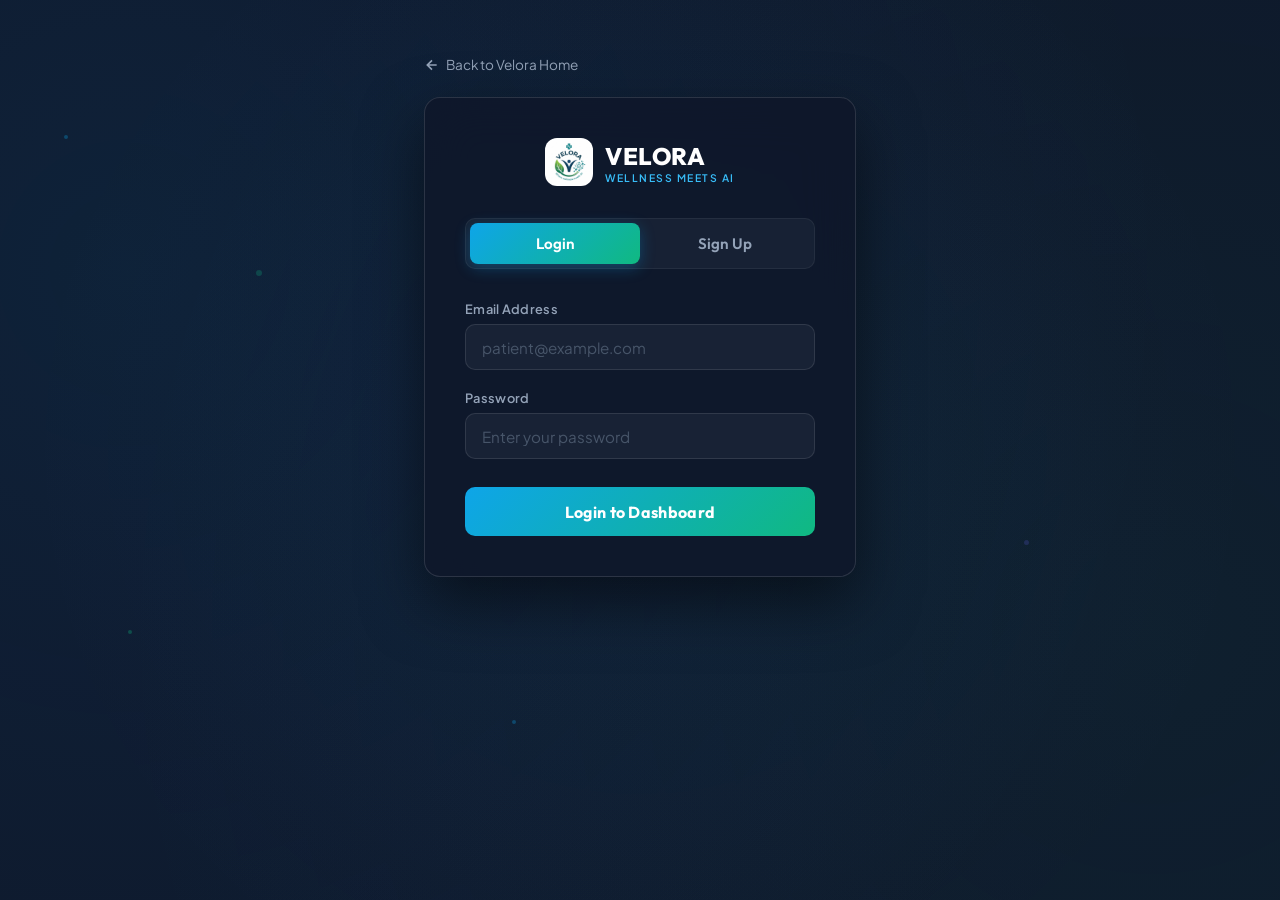
<file: dashboard.html>
<!DOCTYPE html>
<html lang="en">
<head>
    <meta charset="UTF-8">
    <meta name="viewport" content="width=device-width, initial-scale=1.0">
    <title>Velora | Patient Dashboard</title>
    <link rel="preconnect" href="https://fonts.googleapis.com">
    <link rel="preconnect" href="https://fonts.gstatic.com" crossorigin>
    <link href="https://fonts.googleapis.com/css2?family=Outfit:wght@300;400;500;600;700;800&family=Plus+Jakarta+Sans:wght@400;500;600;700&display=swap" rel="stylesheet">
    <style>
        :root {
            --primary: #0ea5e9;
            --primary-dark: #0284c7;
            --accent: #10b981;
            --bg-dark: #0f172a;
            --sidebar-bg: #0c1222;
            --content-bg: #f0f4f8;
            --card-bg: #ffffff;
            --text-dark: #1e293b;
            --text-muted: #64748b;
            --border: #e2e8f0;
            --radius: 16px;
            --radius-sm: 10px;
            --shadow: 0 4px 20px rgba(0,0,0,0.06);
            --transition: all 0.3s ease;
        }
        * { margin:0; padding:0; box-sizing:border-box; }
        body { font-family:'Plus Jakarta Sans',sans-serif; background:var(--content-bg); display:flex; min-height:100vh; }

        /* SIDEBAR */
        .sidebar {
            width: 260px;
            background: var(--sidebar-bg);
            color: #fff;
            display: flex;
            flex-direction: column;
            position: fixed;
            top: 0; left: 0;
            height: 100vh;
            z-index: 100;
            border-right: 1px solid rgba(255,255,255,0.06);
        }
        .sidebar-logo {
            display: flex; align-items: center; gap: 0.7rem;
            padding: 1.5rem 1.25rem;
            border-bottom: 1px solid rgba(255,255,255,0.08);
        }
        .sidebar-logo img { width: 38px; height: 38px; border-radius: 10px; object-fit: contain; }
        .sidebar-logo-text { display: flex; flex-direction: column; }
        .sidebar-logo-title { font-family:'Outfit',sans-serif; font-weight:800; font-size:1.15rem; color:#fff; }
        .sidebar-logo-sub { font-size:0.6rem; font-weight:600; letter-spacing:1.2px; color:#38bdf8; }

        .sidebar-nav { flex: 1; padding: 1.5rem 0; }
        .nav-item {
            display: flex; align-items: center; gap: 0.8rem;
            padding: 0.75rem 1.25rem;
            color: #94a3b8; font-size: 0.9rem; font-weight: 500;
            cursor: pointer; transition: var(--transition);
            border-left: 3px solid transparent;
            text-decoration: none;
        }
        .nav-item:hover, .nav-item.active {
            color: #fff; background: rgba(14,165,233,0.1);
            border-left-color: var(--primary);
        }
        .nav-item.active { font-weight: 700; }
        .nav-item svg { width: 20px; height: 20px; flex-shrink: 0; }

        .sidebar-footer {
            padding: 1.25rem;
            border-top: 1px solid rgba(255,255,255,0.08);
        }
        .btn-logout {
            width: 100%; padding: 0.7rem;
            background: rgba(239,68,68,0.12); border: 1px solid rgba(239,68,68,0.2);
            border-radius: var(--radius-sm); color: #fca5a5;
            font-family: inherit; font-weight: 600; font-size: 0.85rem;
            cursor: pointer; transition: var(--transition);
        }
        .btn-logout:hover { background: rgba(239,68,68,0.25); color: #fee2e2; }

        /* MAIN CONTENT */
        .main-content {
            margin-left: 260px; flex: 1; padding: 2rem;
            max-width: calc(100vw - 260px);
        }

        .welcome-bar {
            display: flex; align-items: center; justify-content: space-between;
            margin-bottom: 2rem;
        }
        .welcome-text h1 {
            font-family: 'Outfit', sans-serif; font-size: 1.6rem;
            color: var(--text-dark); font-weight: 700;
        }
        .welcome-text p { color: var(--text-muted); font-size: 0.9rem; margin-top: 0.2rem; }
        .user-badge {
            display: flex; align-items: center; gap: 0.6rem;
            background: var(--card-bg); padding: 0.5rem 1rem;
            border-radius: var(--radius-sm); border: 1px solid var(--border);
            box-shadow: var(--shadow);
        }
        .user-avatar {
            width: 36px; height: 36px; border-radius: 50%;
            background: linear-gradient(135deg, var(--primary), var(--accent));
            color: #fff; display: flex; align-items: center; justify-content: center;
            font-weight: 700; font-size: 0.85rem;
        }

        /* STAT CARDS */
        .stats-row {
            display: grid; grid-template-columns: repeat(auto-fit, minmax(200px, 1fr));
            gap: 1.25rem; margin-bottom: 2rem;
        }
        .stat-card {
            background: var(--card-bg); border-radius: var(--radius);
            padding: 1.5rem; border: 1px solid var(--border);
            box-shadow: var(--shadow); transition: var(--transition);
        }
        .stat-card:hover { transform: translateY(-3px); box-shadow: 0 8px 30px rgba(0,0,0,0.08); }
        .stat-icon {
            width: 42px; height: 42px; border-radius: 12px;
            display: flex; align-items: center; justify-content: center;
            margin-bottom: 0.75rem; font-size: 1.3rem;
        }
        .stat-icon.blue { background: #e0f2fe; }
        .stat-icon.green { background: #d1fae5; }
        .stat-icon.purple { background: #ede9fe; }
        .stat-value { font-family:'Outfit',sans-serif; font-size:1.6rem; font-weight:700; color:var(--text-dark); }
        .stat-label { font-size:0.8rem; color:var(--text-muted); margin-top:0.15rem; }

        /* GRID LAYOUT */
        .dashboard-grid {
            display: grid; grid-template-columns: 1fr 1fr;
            gap: 1.5rem;
        }

        .dash-card {
            background: var(--card-bg); border-radius: var(--radius);
            border: 1px solid var(--border); box-shadow: var(--shadow);
            overflow: hidden;
        }
        .dash-card-header {
            padding: 1.25rem 1.5rem;
            border-bottom: 1px solid var(--border);
            display: flex; align-items: center; justify-content: space-between;
        }
        .dash-card-title {
            font-family:'Outfit',sans-serif; font-weight:700; font-size:1.05rem;
            color: var(--text-dark);
        }
        .dash-card-body { padding: 1.5rem; }

        /* PROFILE CARD */
        .profile-grid {
            display: grid; grid-template-columns: 1fr 1fr;
            gap: 1rem;
        }
        .profile-item label {
            display: block; font-size: 0.75rem; font-weight: 600;
            color: var(--text-muted); margin-bottom: 0.3rem; text-transform: uppercase; letter-spacing: 0.5px;
        }
        .profile-item .value {
            font-size: 0.95rem; color: var(--text-dark); font-weight: 500;
        }
        .profile-item.full { grid-column: 1 / -1; }
        .condition-tag {
            display: inline-block; background: #fef3c7; color: #92400e;
            font-size: 0.75rem; font-weight: 600; padding: 0.2rem 0.6rem;
            border-radius: 20px; margin: 0.15rem 0.15rem 0.15rem 0;
        }
        .allergy-tag {
            display: inline-block; background: #fee2e2; color: #991b1b;
            font-size: 0.75rem; font-weight: 600; padding: 0.2rem 0.6rem;
            border-radius: 20px; margin: 0.15rem 0.15rem 0.15rem 0;
        }

        /* BOOKING FORM */
        .form-group { margin-bottom: 1rem; }
        .form-label {
            display: block; font-size: 0.8rem; font-weight: 600;
            color: var(--text-muted); margin-bottom: 0.35rem;
        }
        .form-input, .form-select {
            width: 100%; padding: 0.7rem 0.9rem;
            background: #f8fafc; border: 1px solid var(--border);
            border-radius: var(--radius-sm); font-family: inherit;
            font-size: 0.9rem; color: var(--text-dark); transition: var(--transition);
        }
        .form-input:focus, .form-select:focus {
            border-color: var(--primary); box-shadow: 0 0 0 3px rgba(14,165,233,0.1); outline: none;
        }
        .form-row { display: grid; grid-template-columns: 1fr 1fr; gap: 1rem; }
        .btn-book {
            width: 100%; padding: 0.75rem;
            background: linear-gradient(135deg, var(--primary), var(--accent));
            border: none; border-radius: var(--radius-sm); color: #fff;
            font-family: 'Outfit', sans-serif; font-weight: 700; font-size: 0.95rem;
            cursor: pointer; transition: var(--transition);
        }
        .btn-book:hover { transform: translateY(-2px); box-shadow: 0 6px 20px rgba(14,165,233,0.3); }

        /* APPOINTMENTS TABLE */
        .apt-table { width: 100%; border-collapse: collapse; }
        .apt-table th {
            text-align: left; font-size: 0.75rem; font-weight: 700;
            color: var(--text-muted); text-transform: uppercase; letter-spacing: 0.5px;
            padding: 0.6rem 0.75rem; border-bottom: 2px solid var(--border);
        }
        .apt-table td {
            padding: 0.75rem; font-size: 0.85rem; color: var(--text-dark);
            border-bottom: 1px solid #f1f5f9;
        }
        .apt-table tr:hover td { background: #f8fafc; }
        .status-badge {
            display: inline-block; padding: 0.2rem 0.6rem;
            border-radius: 20px; font-size: 0.72rem; font-weight: 700;
        }
        .status-badge.confirmed { background: #d1fae5; color: #065f46; }
        .status-badge.pending { background: #fef3c7; color: #92400e; }
        .empty-state {
            text-align: center; padding: 2.5rem 1rem; color: var(--text-muted);
        }
        .empty-state svg { margin-bottom: 0.75rem; opacity: 0.4; }

        /* Profile Status Badge */
        .profile-status-badge {
            display: inline-flex; align-items: center; gap: 0.35rem;
            padding: 0.3rem 0.75rem; border-radius: 20px;
            font-size: 0.8rem; font-weight: 700; letter-spacing: 0.3px;
        }
        .profile-status-badge.complete {
            background: linear-gradient(135deg, #d1fae5, #a7f3d0);
            color: #065f46; border: 1px solid #6ee7b7;
        }
        .profile-status-badge.incomplete {
            background: linear-gradient(135deg, #fef3c7, #fde68a);
            color: #78350f; border: 1px solid #fcd34d;
        }
        @keyframes pulseGreen {
            0%, 100% { box-shadow: 0 0 0 0 rgba(16,185,129,0.4); }
            50% { box-shadow: 0 0 0 6px rgba(16,185,129,0); }
        }
        .stat-card.profile-complete-card {
            border-color: #a7f3d0;
            animation: pulseGreen 2.5s ease-in-out infinite;
        }

        /* Toast */
        .toast {
            position: fixed; bottom: 2rem; right: 2rem;
            background: var(--bg-dark); color: #fff; padding: 0.85rem 1.5rem;
            border-radius: var(--radius-sm); font-size: 0.9rem; font-weight: 500;
            box-shadow: 0 10px 30px rgba(0,0,0,0.3); z-index: 9999;
            transform: translateY(100px); opacity: 0; transition: var(--transition);
        }
        .toast.show { transform: translateY(0); opacity: 1; }

        /* DOCTORS GRID */
        .doctors-grid {
            display: grid;
            grid-template-columns: repeat(auto-fill, minmax(250px, 1fr));
            gap: 1.25rem;
        }
        .doctor-card {
            background: var(--card-bg);
            border: 1px solid var(--border);
            border-radius: var(--radius);
            padding: 1.25rem;
            cursor: pointer;
            transition: var(--transition);
            position: relative;
            overflow: hidden;
        }
        .doctor-card::before {
            content: '';
            position: absolute;
            top: 0; left: 0;
            width: 100%; height: 4px;
            background: linear-gradient(90deg, var(--primary), var(--accent));
            opacity: 0;
            transition: var(--transition);
        }
        .doctor-card:hover {
            transform: translateY(-4px);
            box-shadow: 0 12px 30px rgba(14,165,233,0.12);
            border-color: #bae6fd;
        }
        .doctor-card:hover::before { opacity: 1; }
        .doctor-card-top {
            display: flex; align-items: center; gap: 0.85rem;
            margin-bottom: 0.85rem;
        }
        .doctor-avatar {
            width: 50px; height: 50px; border-radius: 14px;
            display: flex; align-items: center; justify-content: center;
            font-size: 1.25rem; font-weight: 800; color: #fff;
            flex-shrink: 0;
        }
        .doctor-card-info h4 {
            font-size: 0.95rem; font-weight: 700; color: var(--text-dark);
            margin-bottom: 0.15rem;
        }
        .doctor-card-info p {
            font-size: 0.78rem; color: var(--text-muted); font-weight: 500;
        }
        .doctor-card-meta {
            display: flex; align-items: center; justify-content: space-between;
            margin-top: 0.5rem;
            padding-top: 0.65rem;
            border-top: 1px solid #f1f5f9;
        }
        .doctor-rating {
            display: flex; align-items: center; gap: 0.25rem;
            font-size: 0.8rem; font-weight: 700; color: #f59e0b;
        }
        .doctor-exp {
            font-size: 0.75rem; color: var(--text-muted); font-weight: 600;
        }
        .btn-view-profile {
            width: 100%; margin-top: 0.75rem;
            padding: 0.5rem;
            background: #f0f9ff; border: 1px solid #e0f2fe;
            border-radius: var(--radius-sm); color: var(--primary);
            font-weight: 600; font-size: 0.8rem; cursor: pointer;
            transition: var(--transition);
        }
        .btn-view-profile:hover {
            background: var(--primary); color: #fff; border-color: var(--primary);
        }

        /* DOCTOR PROFILE MODAL CONTENT */
        .profile-modal-header {
            display: flex; align-items: center; gap: 1rem;
            margin-bottom: 1.5rem;
        }
        .profile-avatar-lg {
            width: 72px; height: 72px; border-radius: 18px;
            display: flex; align-items: center; justify-content: center;
            font-size: 1.8rem; font-weight: 800; color: #fff;
            flex-shrink: 0;
        }
        .profile-header-info h2 {
            font-size: 1.35rem; font-weight: 700; margin-bottom: 0.2rem;
        }
        .profile-header-info .spec-badge {
            display: inline-block; background: #e0f2fe; color: #0369a1;
            font-size: 0.75rem; font-weight: 700; padding: 0.2rem 0.6rem;
            border-radius: 20px; text-transform: uppercase;
        }
        .profile-stats-row {
            display: grid; grid-template-columns: 1fr 1fr 1fr;
            gap: 0.75rem; margin-bottom: 1.25rem;
        }
        .profile-stat {
            background: #f8fafc; border-radius: 12px;
            padding: 0.75rem; text-align: center;
            border: 1px solid #f1f5f9;
        }
        .profile-stat-value {
            font-family: 'Outfit',sans-serif; font-size: 1.3rem;
            font-weight: 700; color: var(--text-dark);
        }
        .profile-stat-label {
            font-size: 0.7rem; color: var(--text-muted);
            font-weight: 600; text-transform: uppercase; letter-spacing: 0.5px;
        }
        .profile-bio {
            font-size: 0.9rem; color: var(--text-muted);
            line-height: 1.6; margin-bottom: 1rem;
        }
        .profile-diseases-list {
            display: flex; flex-wrap: wrap; gap: 0.4rem;
            margin-bottom: 1.5rem;
        }
        .profile-disease-tag {
            background: #fef3c7; color: #92400e;
            font-size: 0.75rem; font-weight: 600;
            padding: 0.2rem 0.6rem; border-radius: 20px;
        }
        .btn-book-doctor {
            width: 100%; padding: 0.8rem;
            background: linear-gradient(135deg, var(--primary), var(--accent));
            border: none; border-radius: var(--radius-sm); color: #fff;
            font-family: 'Outfit',sans-serif; font-weight: 700; font-size: 0.95rem;
            cursor: pointer; transition: var(--transition);
        }
        .btn-book-doctor:hover {
            transform: translateY(-2px);
            box-shadow: 0 6px 20px rgba(14,165,233,0.3);
        }

        /* SLOT INFO BAR */
        .slot-info-bar {
            margin-bottom: 1rem;
            padding: 1rem;
            background: #f0f9ff;
            border: 1px solid #e0f2fe;
            border-radius: var(--radius-sm);
        }
        .slot-info-inner {
            display: flex; align-items: center; justify-content: space-between;
            gap: 1rem;
        }
        .slot-progress-wrap {
            flex: 1;
        }
        .slot-progress-bar {
            width: 100%; height: 8px;
            background: #e2e8f0; border-radius: 10px;
            overflow: hidden; margin-bottom: 0.3rem;
        }
        .slot-progress-fill {
            height: 100%; border-radius: 10px;
            background: linear-gradient(90deg, #10b981, #0ea5e9);
            transition: width 0.5s ease;
            width: 0%;
        }
        .slot-text {
            font-size: 0.78rem; font-weight: 600; color: var(--text-muted);
        }
        .slot-available {
            font-size: 0.85rem; font-weight: 700; color: var(--accent);
            white-space: nowrap;
        }
        .slot-available.full {
            color: #ef4444;
        }

        /* RECEIPT STYLES */
        .receipt-wrapper {
            text-align: center;
        }
        .receipt-icon {
            width: 64px; height: 64px; border-radius: 50%;
            background: linear-gradient(135deg, #10b981, #059669);
            display: flex; align-items: center; justify-content: center;
            margin: 0 auto 1rem auto;
            box-shadow: 0 8px 20px rgba(16,185,129,0.3);
        }
        .receipt-title {
            font-family: 'Outfit',sans-serif; font-size: 1.5rem;
            font-weight: 800; color: var(--text-dark);
            margin-bottom: 0.25rem;
        }
        .receipt-subtitle {
            font-size: 0.85rem; color: var(--text-muted);
            margin-bottom: 1.5rem;
        }
        .receipt-token-badge {
            display: inline-flex; align-items: center; justify-content: center;
            background: linear-gradient(135deg, #0ea5e9, #0284c7);
            color: #fff; font-family: 'Outfit',sans-serif;
            font-size: 2.5rem; font-weight: 800;
            width: 100px; height: 100px; border-radius: 50%;
            margin: 0 auto 0.5rem auto;
            box-shadow: 0 10px 30px rgba(14,165,233,0.35);
        }
        .receipt-token-label {
            font-size: 0.8rem; font-weight: 700;
            color: var(--primary); text-transform: uppercase;
            letter-spacing: 1px; margin-bottom: 1.5rem;
        }
        .receipt-details {
            text-align: left;
            background: #f8fafc; border-radius: 12px;
            padding: 1rem; margin-bottom: 1.25rem;
            border: 1px solid #f1f5f9;
        }
        .receipt-row {
            display: flex; justify-content: space-between;
            padding: 0.5rem 0;
            border-bottom: 1px solid #f1f5f9;
            font-size: 0.85rem;
        }
        .receipt-row:last-child { border-bottom: none; }
        .receipt-row-label {
            color: var(--text-muted); font-weight: 500;
        }
        .receipt-row-value {
            color: var(--text-dark); font-weight: 600;
        }
        .receipt-status {
            display: inline-block;
            background: #d1fae5; color: #065f46;
            padding: 0.2rem 0.6rem; border-radius: 20px;
            font-size: 0.75rem; font-weight: 700;
        }
        .btn-receipt-close {
            width: 100%; padding: 0.75rem;
            background: var(--bg-dark); border: none;
            border-radius: var(--radius-sm); color: #fff;
            font-family: 'Outfit',sans-serif; font-weight: 600;
            font-size: 0.9rem; cursor: pointer;
            transition: var(--transition);
        }
        .btn-receipt-close:hover {
            background: #1e293b;
        }

        /* DISEASE FILTER WRAPPER */
        .disease-filter-wrapper {
            display: flex; align-items: center; gap: 0.5rem;
        }

        /* MODAL STYLES for dashboard */
        .modal-backdrop {
            position: fixed; top: 0; left: 0;
            width: 100vw; height: 100vh;
            background: rgba(15,23,42,0.5);
            backdrop-filter: blur(8px);
            z-index: 2000;
            display: flex; align-items: center; justify-content: center;
            opacity: 0; pointer-events: none;
            transition: var(--transition); padding: 1.5rem;
        }
        .modal-backdrop.active {
            opacity: 1; pointer-events: auto;
        }
        .modal-dialog {
            background: #fff; border-radius: 20px;
            max-width: 520px; width: 100%;
            max-height: 90vh; overflow-y: auto;
            position: relative; box-shadow: 0 25px 50px -12px rgba(0,0,0,0.25);
            padding: 2rem; transform: translateY(20px);
            transition: var(--transition);
        }
        .modal-backdrop.active .modal-dialog {
            transform: translateY(0);
        }
        .modal-close-btn {
            position: absolute; top: 1.25rem; right: 1.25rem;
            background: #f1f5f9; border: none;
            width: 32px; height: 32px; border-radius: 50%;
            font-size: 1.1rem; cursor: pointer;
            display: flex; align-items: center; justify-content: center;
            color: #64748b; transition: var(--transition);
        }
        .modal-close-btn:hover { background: #e2e8f0; color: #0f172a; }
        .modal-header { margin-bottom: 1.25rem; }
        .modal-category {
            font-size: 0.75rem; font-weight: 700; text-transform: uppercase;
            color: var(--primary); background: #e0f2fe;
            padding: 0.2rem 0.6rem; border-radius: 20px;
        }
        .modal-title {
            font-size: 1.5rem; margin-top: 0.4rem;
        }

        /* ========= AI CHATBOT PANEL ========= */
        .chatbot-nav-btn { position: relative; }
        .chatbot-pulse {
            position: absolute; top: 10px; right: 14px;
            width: 8px; height: 8px; border-radius: 50%;
            background: #10b981;
            animation: chatPulse 2s infinite;
        }
        @keyframes chatPulse {
            0%   { box-shadow: 0 0 0 0 rgba(16,185,129,0.6); }
            70%  { box-shadow: 0 0 0 9px rgba(16,185,129,0); }
            100% { box-shadow: 0 0 0 0 rgba(16,185,129,0); }
        }
        .chat-overlay {
            position: fixed; top: 0; left: 0; width: 100vw; height: 100vh;
            background: rgba(0,0,0,0.35); backdrop-filter: blur(5px);
            z-index: 4999; opacity: 0; pointer-events: none;
            transition: opacity 0.4s ease;
        }
        .chat-overlay.open { opacity: 1; pointer-events: auto; }
        .chat-panel {
            position: fixed; top: 0; right: 0;
            width: 400px; height: 100vh;
            background: #f8fafc; z-index: 5000;
            display: flex; flex-direction: column;
            box-shadow: -12px 0 60px rgba(0,0,0,0.18);
            transform: translateX(100%);
            transition: transform 0.42s cubic-bezier(0.25, 0.46, 0.45, 0.94);
        }
        .chat-panel.open { transform: translateX(0); }
        .chat-header {
            background: linear-gradient(135deg, #0c1222 0%, #1e293b 100%);
            padding: 1.1rem 1.25rem;
            display: flex; align-items: center; gap: 0.85rem;
            border-bottom: 1px solid rgba(255,255,255,0.08); flex-shrink: 0;
        }
        .chat-bot-avatar {
            width: 44px; height: 44px; border-radius: 14px;
            background: linear-gradient(135deg, #0ea5e9, #10b981);
            display: flex; align-items: center; justify-content: center;
            font-size: 1.35rem; flex-shrink: 0;
            box-shadow: 0 4px 16px rgba(14,165,233,0.45);
        }
        .chat-header-info { flex: 1; }
        .chat-header-name { color: #fff; font-weight: 700; font-size: 0.95rem; font-family: 'Outfit', sans-serif; }
        .chat-header-sub { display: flex; align-items: center; gap: 0.35rem; margin-top: 0.1rem; }
        .chat-status-dot { width: 7px; height: 7px; border-radius: 50%; background: #10b981; flex-shrink: 0; }
        .chat-status-text { color: #94a3b8; font-size: 0.72rem; }
        .chat-close-btn {
            width: 32px; height: 32px; border-radius: 50%;
            background: rgba(255,255,255,0.1); border: none;
            color: #94a3b8; font-size: 1rem; cursor: pointer;
            display: flex; align-items: center; justify-content: center;
            transition: all 0.2s ease;
        }
        .chat-close-btn:hover { background: rgba(255,255,255,0.2); color: #fff; }
        .chat-messages {
            flex: 1; overflow-y: auto; padding: 1.25rem;
            display: flex; flex-direction: column; gap: 0.9rem;
            scroll-behavior: smooth;
        }
        .chat-messages::-webkit-scrollbar { width: 3px; }
        .chat-messages::-webkit-scrollbar-thumb { background: #cbd5e1; border-radius: 2px; }
        .chat-msg { display: flex; gap: 0.5rem; }
        .chat-msg.user { flex-direction: row-reverse; align-self: flex-end; max-width: 88%; }
        .chat-msg.bot { align-self: flex-start; max-width: 100%; }
        .chat-msg-avatar {
            width: 30px; height: 30px; border-radius: 50%; flex-shrink: 0;
            display: flex; align-items: center; justify-content: center;
            font-size: 0.8rem; font-weight: 700; margin-top: 2px;
        }
        .chat-msg.bot .chat-msg-avatar { background: linear-gradient(135deg, #0ea5e9, #10b981); color: #fff; }
        .chat-msg.user .chat-msg-avatar { background: linear-gradient(135deg, #6366f1, #8b5cf6); color: #fff; }
        .chat-bubble {
            padding: 0.7rem 1rem; border-radius: 16px;
            font-size: 0.865rem; line-height: 1.55;
        }
        .chat-msg.user .chat-bubble {
            background: linear-gradient(135deg, #0ea5e9, #0284c7);
            color: #fff; border-bottom-right-radius: 4px;
        }
        .chat-msg.bot .chat-bubble {
            background: #fff; color: #1e293b;
            box-shadow: 0 2px 12px rgba(0,0,0,0.07);
            border-bottom-left-radius: 4px; border: 1px solid #e2e8f0;
        }
        .chat-time { font-size: 0.62rem; color: #94a3b8; margin-top: 0.2rem; padding: 0 0.2rem; }
        .chat-msg.user .chat-time { text-align: right; }
        /* Disease Card */
        .chat-disease-card {
            background: #fff; border-radius: 16px; border: 1px solid #e2e8f0;
            overflow: hidden; box-shadow: 0 4px 24px rgba(0,0,0,0.08);
            max-width: 340px;
        }
        .chat-disease-hdr {
            background: linear-gradient(135deg, #0c1222, #1e293b);
            padding: 0.85rem 1rem;
        }
        .chat-disease-name { color: #fff; font-weight: 800; font-size: 1rem; font-family: 'Outfit', sans-serif; }
        .chat-disease-cat {
            display: inline-block; margin-top: 0.3rem; margin-right: 0.3rem;
            background: rgba(14,165,233,0.2); color: #38bdf8;
            padding: 0.12rem 0.5rem; border-radius: 20px;
            font-size: 0.68rem; font-weight: 700; text-transform: uppercase; letter-spacing: 0.5px;
        }
        .chat-disease-body { padding: 0.85rem; display: flex; flex-direction: column; gap: 0.65rem; }
        .chat-section-label {
            font-size: 0.68rem; font-weight: 700; text-transform: uppercase;
            letter-spacing: 0.5px; color: #94a3b8; margin-bottom: 0.18rem;
        }
        .chat-section-text { font-size: 0.81rem; color: #334155; line-height: 1.55; }
        .chat-ai-insight {
            display: flex; gap: 0.4rem; align-items: flex-start;
            padding: 0.55rem 0.7rem; border-radius: 10px;
            background: linear-gradient(135deg, #f0f9ff, #e0f2fe);
            border: 1px solid #bae6fd;
        }
        .chat-ai-insight span:last-child { font-size: 0.78rem; color: #0369a1; line-height: 1.5; }
        /* Typing indicator */
        .chat-typing {
            display: flex; align-items: center; gap: 0.45rem;
            padding: 0.65rem 0.9rem; background: #fff;
            border-radius: 16px; border-bottom-left-radius: 4px;
            box-shadow: 0 2px 12px rgba(0,0,0,0.07); border: 1px solid #e2e8f0;
        }
        .typing-dots { display: flex; gap: 0.25rem; }
        .typing-dot {
            width: 7px; height: 7px; border-radius: 50%; background: #94a3b8;
            animation: typingBounce 1.3s ease-in-out infinite;
        }
        .typing-dot:nth-child(2) { animation-delay: 0.2s; }
        .typing-dot:nth-child(3) { animation-delay: 0.4s; }
        @keyframes typingBounce {
            0%, 60%, 100% { transform: translateY(0); opacity: 0.4; }
            30% { transform: translateY(-6px); opacity: 1; }
        }
        /* Quick chips */
        .chat-chips { display: flex; flex-wrap: wrap; gap: 0.35rem; margin-top: 0.5rem; }
        .chat-chip {
            display: inline-block; padding: 0.22rem 0.6rem;
            background: #f0f9ff; color: #0369a1;
            border: 1px solid #bae6fd; border-radius: 20px;
            font-size: 0.73rem; font-weight: 600; cursor: pointer;
            transition: all 0.2s ease;
        }
        .chat-chip:hover { background: #0ea5e9; color: #fff; border-color: #0ea5e9; }
        /* Input area */
        .chat-input-area {
            padding: 0.85rem; border-top: 1px solid #e2e8f0;
            background: #fff; flex-shrink: 0;
        }
        .chat-voice-indicator {
            display: none; align-items: center; gap: 0.5rem;
            padding: 0.4rem 0.75rem; background: #fff0f0; border-radius: 8px;
            margin-bottom: 0.5rem; font-size: 0.75rem; font-weight: 600; color: #dc2626;
        }
        .chat-voice-indicator.active { display: flex; }
        .voice-wave { display: flex; gap: 2px; align-items: center; }
        .voice-bar {
            width: 3px; background: #ef4444; border-radius: 2px;
            animation: vWave 0.7s ease-in-out infinite;
        }
        .voice-bar:nth-child(1) { height: 8px; }
        .voice-bar:nth-child(2) { height: 14px; animation-delay: 0.1s; }
        .voice-bar:nth-child(3) { height: 10px; animation-delay: 0.2s; }
        .voice-bar:nth-child(4) { height: 16px; animation-delay: 0.15s; }
        .voice-bar:nth-child(5) { height: 8px; animation-delay: 0.3s; }
        @keyframes vWave {
            0%, 100% { transform: scaleY(1); }
            50% { transform: scaleY(0.35); }
        }
        .chat-input-wrap {
            display: flex; align-items: center; gap: 0.4rem;
            background: #f8fafc; border: 1.5px solid #e2e8f0;
            border-radius: 14px; padding: 0.45rem 0.45rem 0.45rem 0.8rem;
            transition: border-color 0.2s ease;
        }
        .chat-input-wrap:focus-within { border-color: #0ea5e9; box-shadow: 0 0 0 3px rgba(14,165,233,0.1); }
        .chat-input-field {
            flex: 1; border: none; background: transparent;
            font-family: 'Plus Jakarta Sans', sans-serif;
            font-size: 0.875rem; color: #1e293b; outline: none;
            resize: none; max-height: 90px; line-height: 1.4;
        }
        .chat-input-field::placeholder { color: #94a3b8; }
        .chat-mic-btn, .chat-send-btn {
            width: 36px; height: 36px; border-radius: 10px; border: none;
            cursor: pointer; display: flex; align-items: center; justify-content: center;
            transition: all 0.2s ease; flex-shrink: 0;
        }
        .chat-mic-btn { background: #f1f5f9; color: #64748b; }
        .chat-mic-btn:hover { background: #e2e8f0; color: #1e293b; }
        .chat-mic-btn.recording {
            background: #fee2e2; color: #ef4444;
            animation: recPulse 1s infinite;
        }
        @keyframes recPulse {
            0%, 100% { box-shadow: 0 0 0 0 rgba(239,68,68,0.4); }
            50% { box-shadow: 0 0 0 8px rgba(239,68,68,0); }
        }
        .chat-send-btn { background: linear-gradient(135deg, #0ea5e9, #10b981); color: #fff; }
        .chat-send-btn:hover { transform: scale(1.06); box-shadow: 0 4px 14px rgba(14,165,233,0.38); }
        .chat-send-btn:disabled { opacity: 0.5; cursor: not-allowed; transform: none; box-shadow: none; }
        @media (max-width: 900px) { .chat-panel { width: 100vw; } }

        @media (max-width: 900px) {
            .sidebar { width: 70px; }
            .sidebar-logo-text, .nav-item span, .sidebar-footer { display: none; }
            .sidebar-logo { padding: 1rem 0.75rem; justify-content: center; }
            .nav-item { justify-content: center; padding: 0.75rem; border-left: none; }
            .main-content { margin-left: 70px; max-width: calc(100vw - 70px); }
            .dashboard-grid { grid-template-columns: 1fr; }
            .doctors-grid { grid-template-columns: repeat(auto-fill, minmax(220px, 1fr)); }
        }
    </style>
</head>
<body>
    <!-- SIDEBAR -->
    <aside class="sidebar">
        <div class="sidebar-logo">
            <img src="velora-logo.png" alt="Velora">
            <div class="sidebar-logo-text">
                <span class="sidebar-logo-title">VELORA</span>
                <span class="sidebar-logo-sub">PATIENT PORTAL</span>
            </div>
        </div>
        <nav class="sidebar-nav">
            <a class="nav-item active" href="#" data-section="overview">
                <svg viewBox="0 0 24 24" fill="none" stroke="currentColor" stroke-width="2"><rect x="3" y="3" width="7" height="7" rx="1"/><rect x="14" y="3" width="7" height="7" rx="1"/><rect x="3" y="14" width="7" height="7" rx="1"/><rect x="14" y="14" width="7" height="7" rx="1"/></svg>
                <span>Dashboard</span>
            </a>
            <a class="nav-item" href="#" data-section="profile">
                <svg viewBox="0 0 24 24" fill="none" stroke="currentColor" stroke-width="2"><path d="M20 21v-2a4 4 0 0 0-4-4H8a4 4 0 0 0-4 4v2"/><circle cx="12" cy="7" r="4"/></svg>
                <span>My Profile</span>
            </a>
            <a class="nav-item" href="#" data-section="appointments">
                <svg viewBox="0 0 24 24" fill="none" stroke="currentColor" stroke-width="2"><rect x="3" y="4" width="18" height="18" rx="2"/><line x1="16" y1="2" x2="16" y2="6"/><line x1="8" y1="2" x2="8" y2="6"/><line x1="3" y1="10" x2="21" y2="10"/></svg>
                <span>Appointments</span>
            </a>
            <a class="nav-item" href="/#disease-explorer">
                <svg viewBox="0 0 24 24" fill="none" stroke="currentColor" stroke-width="2"><path d="M2 3h6a4 4 0 0 1 4 4v14a3 3 0 0 0-3-3H2z"/><path d="M22 3h-6a4 4 0 0 0-4 4v14a3 3 0 0 1 3-3h7z"/></svg>
                <span>A-Z Diseases</span>
            </a>
            <a class="nav-item" href="/#3d-viewer">
                <svg viewBox="0 0 24 24" fill="none" stroke="currentColor" stroke-width="2"><path d="M12 2L2 7l10 5 10-5-10-5z"/><path d="M2 17l10 5 10-5"/><path d="M2 12l10 5 10-5"/></svg>
                <span>3D Animation</span>
            </a>
            <a class="nav-item chatbot-nav-btn" href="#" id="chatbotNavBtn" onclick="event.preventDefault();openChatbot()">
                <svg viewBox="0 0 24 24" fill="none" stroke="currentColor" stroke-width="2"><path d="M21 15a2 2 0 0 1-2 2H7l-4 4V5a2 2 0 0 1 2-2h14a2 2 0 0 1 2 2z"/><circle cx="9" cy="11" r="1" fill="currentColor" stroke="none"/><circle cx="12" cy="11" r="1" fill="currentColor" stroke="none"/><circle cx="15" cy="11" r="1" fill="currentColor" stroke="none"/></svg>
                <span>AI Health Bot</span>
                <div class="chatbot-pulse"></div>
            </a>
        </nav>
        <div class="sidebar-footer">
            <button class="btn-logout" id="logoutBtn">
                <svg width="16" height="16" viewBox="0 0 24 24" fill="none" stroke="currentColor" stroke-width="2" style="vertical-align:middle;margin-right:6px"><path d="M9 21H5a2 2 0 0 1-2-2V5a2 2 0 0 1 2-2h4"/><polyline points="16 17 21 12 16 7"/><line x1="21" y1="12" x2="9" y2="12"/></svg>
                Logout
            </button>
        </div>
    </aside>

    <!-- MAIN CONTENT -->
    <div class="main-content">
        <div class="welcome-bar">
            <div class="welcome-text">
                <h1 id="welcomeTitle">Welcome back!</h1>
                <p>Manage your health profile, book appointments, and access AI diagnostics.</p>
            </div>
            <div class="user-badge">
                <div class="user-avatar" id="userAvatar">?</div>
                <div>
                    <div style="font-weight:700;font-size:0.9rem;color:var(--text-dark)" id="userNameBadge">Patient</div>
                    <div style="font-size:0.75rem;color:var(--text-muted)" id="userEmailBadge">email</div>
                </div>
            </div>
        </div>

        <!-- STATS ROW -->
        <div class="stats-row">
            <div class="stat-card">
                <div class="stat-icon blue">📅</div>
                <div class="stat-value" id="totalApts">0</div>
                <div class="stat-label">Total Appointments</div>
            </div>
            <div class="stat-card">
                <div class="stat-icon green">✅</div>
                <div class="stat-value" id="confirmedApts">0</div>
                <div class="stat-label">Confirmed</div>
            </div>
            <div class="stat-card" id="profileStatusCard">
                <div class="stat-icon purple">👤</div>
                <div id="profileStatusBadge" style="margin-bottom:0.15rem">--</div>
                <div class="stat-label">Profile Status</div>
            </div>
        </div>

        <!-- DASHBOARD GRID -->
        <div class="dashboard-grid">
            <!-- PROFILE CARD -->
            <div class="dash-card">
                <div class="dash-card-header">
                    <span class="dash-card-title">Patient Profile</span>
                </div>
                <div class="dash-card-body">
                    <div class="profile-grid" id="profileGrid">
                        <div class="profile-item"><label>Name</label><div class="value" id="pName">--</div></div>
                        <div class="profile-item"><label>Email</label><div class="value" id="pEmail">--</div></div>
                        <div class="profile-item"><label>Age</label><div class="value" id="pAge">--</div></div>
                        <div class="profile-item"><label>Gender</label><div class="value" id="pGender">--</div></div>
                        <div class="profile-item full"><label>Medical Conditions</label><div class="value" id="pConditions">--</div></div>
                        <div class="profile-item full"><label>Allergies</label><div class="value" id="pAllergies">--</div></div>
                    </div>
                </div>
            </div>

            <!-- FIND DOCTORS (Disease-based) -->
            <div class="dash-card" style="grid-column: 1 / -1">
                <div class="dash-card-header">
                    <span class="dash-card-title">🩺 Find a Doctor</span>
                    <div class="disease-filter-wrapper">
                        <select class="form-select" id="diseaseFilter" style="width:220px;padding:0.5rem 0.8rem;font-size:0.85rem;">
                            <option value="">All Diseases (Show All Doctors)</option>
                        </select>
                    </div>
                </div>
                <div class="dash-card-body">
                    <div class="doctors-grid" id="doctorsGrid">
                        <div class="empty-state">
                            <p>Loading doctors...</p>
                        </div>
                    </div>
                </div>
            </div>
        </div>

        <!-- APPOINTMENTS TABLE -->
        <div class="dash-card" style="margin-top:1.5rem">
            <div class="dash-card-header">
                <span class="dash-card-title">Appointment History</span>
            </div>
            <div class="dash-card-body" style="padding:0">
                <div id="appointmentsArea">
                    <div class="empty-state">
                        <svg width="40" height="40" viewBox="0 0 24 24" fill="none" stroke="currentColor" stroke-width="1.5"><rect x="3" y="4" width="18" height="18" rx="2"/><line x1="16" y1="2" x2="16" y2="6"/><line x1="8" y1="2" x2="8" y2="6"/><line x1="3" y1="10" x2="21" y2="10"/></svg>
                        <p>No appointments yet. Book your first appointment above.</p>
                    </div>
                </div>
            </div>
        </div>
    </div>

    <!-- DOCTOR MINI PROFILE MODAL -->
    <div class="modal-backdrop" id="doctorProfileModal">
        <div class="modal-dialog" style="max-width:520px" onclick="event.stopPropagation()">
            <button class="modal-close-btn" onclick="closeDoctorProfile()">✕</button>
            <div id="doctorProfileContent">
                <!-- Dynamic doctor profile content -->
            </div>
        </div>
    </div>

    <!-- BOOKING MODAL -->
    <div class="modal-backdrop" id="bookingModal">
        <div class="modal-dialog" style="max-width:480px" onclick="event.stopPropagation()">
            <button class="modal-close-btn" onclick="closeBookingModal()">✕</button>
            <div class="modal-header">
                <span class="modal-category" id="bookingDoctorSpec">Specialization</span>
                <h2 class="modal-title" style="font-size:1.4rem" id="bookingDoctorName">Doctor Name</h2>
                <p style="color:var(--text-muted);font-size:0.85rem;margin-top:0.25rem">Disease: <strong id="bookingDiseaseName">--</strong></p>
            </div>
            <form id="tokenBookingForm" onsubmit="handleTokenBooking(event)">
                <div class="form-group">
                    <label class="form-label">Select Date</label>
                    <input type="date" class="form-input" id="tokenDate" required>
                </div>
                <div class="slot-info-bar" id="slotInfoBar" style="display:none">
                    <div class="slot-info-inner">
                        <div class="slot-progress-wrap">
                            <div class="slot-progress-bar">
                                <div class="slot-progress-fill" id="slotProgressFill"></div>
                            </div>
                            <span class="slot-text" id="slotText">0 / 30 booked</span>
                        </div>
                        <span class="slot-available" id="slotAvailable">30 available</span>
                    </div>
                </div>
                <div class="form-group">
                    <label class="form-label">Patient Name</label>
                    <input type="text" class="form-input" id="tokenPatientName" required placeholder="Enter your full name">
                </div>
                <button type="submit" class="btn-book" id="tokenBookBtn">
                    <svg width="16" height="16" viewBox="0 0 24 24" fill="none" stroke="currentColor" stroke-width="2.5" style="vertical-align:middle;margin-right:6px"><path d="M20 6L9 17l-5-5"/></svg>
                    Book Token
                </button>
            </form>
        </div>
    </div>

    <!-- RECEIPT MODAL -->
    <div class="modal-backdrop" id="receiptModal">
        <div class="modal-dialog" style="max-width:440px" onclick="event.stopPropagation()">
            <button class="modal-close-btn" onclick="closeReceiptModal()">✕</button>
            <div id="receiptContent">
                <!-- Dynamic receipt content -->
            </div>
        </div>
    </div>

    <!-- TOAST -->
    <div class="toast" id="toast"></div>

    <!-- CHATBOT OVERLAY -->
    <div class="chat-overlay" id="chatOverlay" onclick="closeChatbot()"></div>

    <!-- CHATBOT PANEL -->
    <div class="chat-panel" id="chatPanel">
        <div class="chat-header">
            <div class="chat-bot-avatar">🤖</div>
            <div class="chat-header-info">
                <div class="chat-header-name">Velora AI Health Bot</div>
                <div class="chat-header-sub">
                    <div class="chat-status-dot"></div>
                    <span class="chat-status-text">Online • Ask me anything about diseases</span>
                </div>
            </div>
            <button class="chat-close-btn" onclick="closeChatbot()">✕</button>
        </div>

        <div class="chat-messages" id="chatMessages"></div>

        <div class="chat-input-area">
            <div class="chat-voice-indicator" id="chatVoiceIndicator">
                <div class="voice-wave">
                    <div class="voice-bar"></div><div class="voice-bar"></div>
                    <div class="voice-bar"></div><div class="voice-bar"></div>
                    <div class="voice-bar"></div>
                </div>
                🎙️ Recording... tap mic to stop
            </div>
            <div class="chat-input-wrap">
                <textarea class="chat-input-field" id="chatInput" rows="1"
                    placeholder="Ask about any disease, symptoms, treatment..."></textarea>
                <button class="chat-mic-btn" id="chatMicBtn" onclick="toggleVoiceInput()" title="Voice input">
                    <svg width="16" height="16" viewBox="0 0 24 24" fill="none" stroke="currentColor" stroke-width="2">
                        <path d="M12 1a3 3 0 0 0-3 3v8a3 3 0 0 0 6 0V4a3 3 0 0 0-3-3z"/>
                        <path d="M19 10v2a7 7 0 0 1-14 0v-2"/>
                        <line x1="12" y1="19" x2="12" y2="23"/>
                        <line x1="8" y1="23" x2="16" y2="23"/>
                    </svg>
                </button>
                <button class="chat-send-btn" id="chatSendBtn" onclick="sendChatMessage()" title="Send">
                    <svg width="16" height="16" viewBox="0 0 24 24" fill="none" stroke="currentColor" stroke-width="2.5">
                        <line x1="22" y1="2" x2="11" y2="13"/>
                        <polygon points="22 2 15 22 11 13 2 9 22 2"/>
                    </svg>
                </button>
            </div>
        </div>
    </div>

    <script src="dashboard.js"></script>
</body>
</html>
</file>
